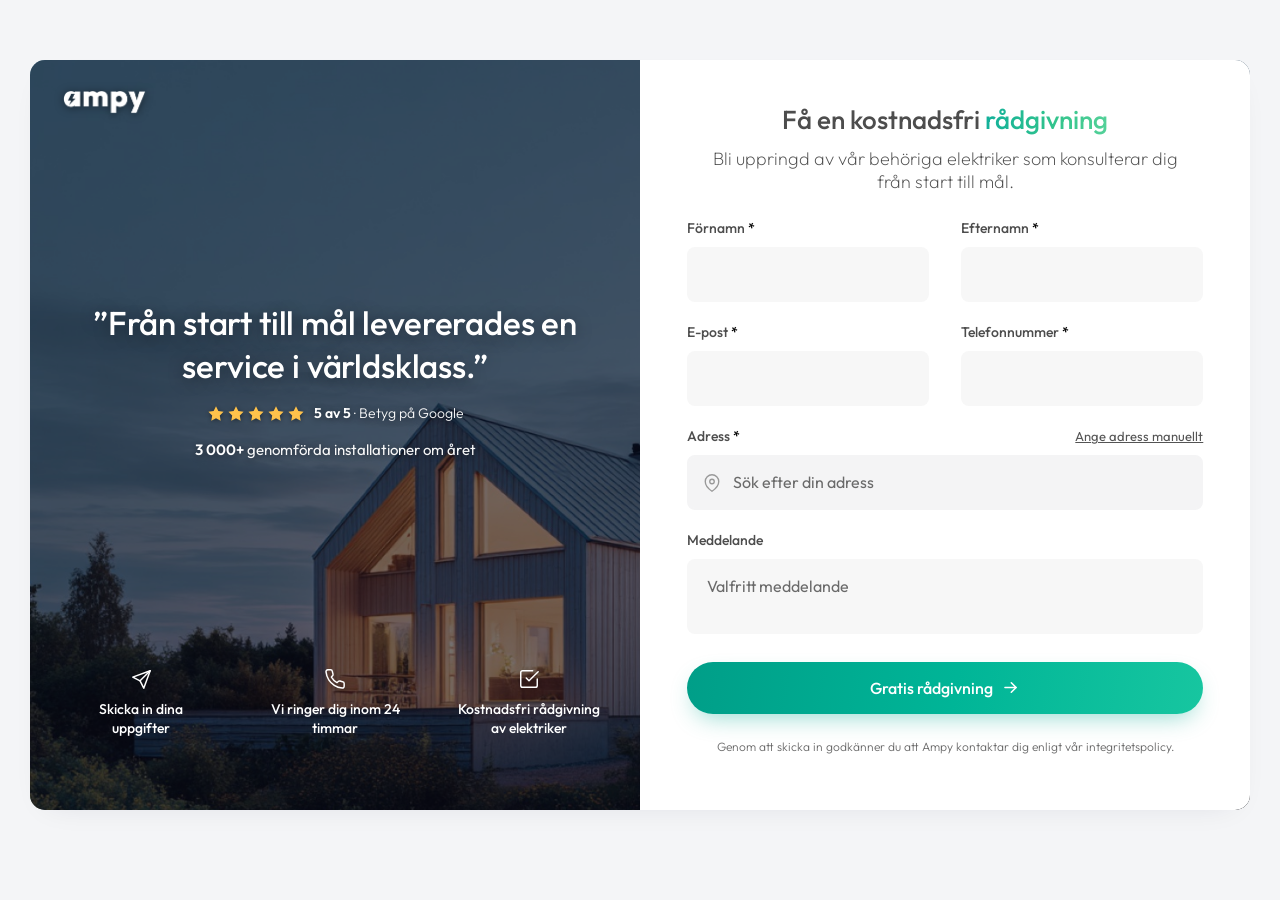
<file: index.html>
<!DOCTYPE html>
<html lang="sv">
<head>
<meta charset="UTF-8">
<meta name="viewport" content="width=device-width, initial-scale=1.0">
<title>Ampy — Få en kostnadsfri rådgivning (offert-form redesign)</title>
<meta name="description" content="Ampy offert-form redesign — trust-panel vänster, formulär höger. Byggd på Ampy-tokens, candour-gated.">
<!-- Prototype only: production self-hosts Outfit (no Google Fonts request). -->
<link rel="preconnect" href="https://fonts.googleapis.com">
<link rel="preconnect" href="https://fonts.gstatic.com" crossorigin>
<link href="https://fonts.googleapis.com/css2?family=Outfit:wght@200;300;400;500;600;700;800&display=swap" rel="stylesheet">
<link rel="stylesheet" href="css/styles.css">
</head>
<body>

<section class="mf-section">
  <div class="mf-card" role="region" aria-label="Kontakta Ampy för kostnadsfri rådgivning">

    <!-- Full-bleed photo background (Ampy's own) — behind everything.
         Desktop: the white form pane covers the right half. Mobile: the whole
         card sits on it and the form floats as a card (Svea's mechanism). -->
    <img class="mf-cardbg" src="assets/form-photo.jpg" alt="" aria-hidden="true">
    <span class="mf-cardov" aria-hidden="true"></span>

    <!-- LEFT (desktop) / TOP content (mobile) — transparent, over the photo -->
    <aside class="mf-photo">
      <div class="mf-photo__logo">
        <img class="mf-photo__logoimg" src="assets/ampy-logo-white.png" alt="Ampy">
      </div>

      <!-- Info block — centered in the upper region (testimonial the focus) -->
      <div class="mf-photo__body">
        <blockquote class="mf-photo__quote">&rdquo;Från start till mål levererades en service i världsklass.&rdquo;</blockquote>

        <a class="mf-photo__rating" href="{acf_google_business_profile_url}" aria-label="Ampys betyg på Google: 5 av 5">
          <span class="mf-photo__stars" role="img" aria-label="5 av 5 stjärnor">
            <svg viewBox="0 0 20 20" fill="currentColor" aria-hidden="true"><path d="M10 1.5l2.6 5.27 5.82.85-4.21 4.1.99 5.79L10 14.77 4.8 17.5l.99-5.79L1.58 7.62l5.82-.85z"/></svg>
            <svg viewBox="0 0 20 20" fill="currentColor" aria-hidden="true"><path d="M10 1.5l2.6 5.27 5.82.85-4.21 4.1.99 5.79L10 14.77 4.8 17.5l.99-5.79L1.58 7.62l5.82-.85z"/></svg>
            <svg viewBox="0 0 20 20" fill="currentColor" aria-hidden="true"><path d="M10 1.5l2.6 5.27 5.82.85-4.21 4.1.99 5.79L10 14.77 4.8 17.5l.99-5.79L1.58 7.62l5.82-.85z"/></svg>
            <svg viewBox="0 0 20 20" fill="currentColor" aria-hidden="true"><path d="M10 1.5l2.6 5.27 5.82.85-4.21 4.1.99 5.79L10 14.77 4.8 17.5l.99-5.79L1.58 7.62l5.82-.85z"/></svg>
            <svg viewBox="0 0 20 20" fill="currentColor" aria-hidden="true"><path d="M10 1.5l2.6 5.27 5.82.85-4.21 4.1.99 5.79L10 14.77 4.8 17.5l.99-5.79L1.58 7.62l5.82-.85z"/></svg>
          </span>
          <span class="mf-photo__rating-txt"><strong>5 av 5</strong> &middot; Betyg på Google</span>
        </a>

        <p class="mf-photo__vol"><strong>3&nbsp;000+</strong> genomförda installationer om året</p>
      </div>

      <!-- "Vad händer sen" — 3 steps, pinned near the bottom (desktop only) -->
      <ul class="mf-photo__steps mf-photo__steps--desktop">
        <li class="mf-photo__step">
          <svg viewBox="0 0 24 24" fill="none" stroke="currentColor" stroke-width="1.6" stroke-linecap="round" stroke-linejoin="round"><path d="M22 3 11 14"/><path d="M22 3l-7 19-4-8-8-4z"/></svg>
          <span>Skicka in dina<br>uppgifter</span>
        </li>
        <li class="mf-photo__step">
          <svg viewBox="0 0 24 24" fill="none" stroke="currentColor" stroke-width="1.6" stroke-linecap="round" stroke-linejoin="round"><path d="M22 16.9v3a2 2 0 0 1-2.2 2 19.8 19.8 0 0 1-8.6-3 19.5 19.5 0 0 1-6-6 19.8 19.8 0 0 1-3-8.6A2 2 0 0 1 4.1 2h3a2 2 0 0 1 2 1.7c.1.9.4 1.8.7 2.7a2 2 0 0 1-.5 2.1L8.1 9.9a16 16 0 0 0 6 6l1.4-1.2a2 2 0 0 1 2.1-.5c.9.3 1.8.6 2.7.7a2 2 0 0 1 1.7 2z"/></svg>
          <span>Vi ringer dig inom 24<br>timmar</span>
        </li>
        <li class="mf-photo__step">
          <svg viewBox="0 0 24 24" fill="none" stroke="currentColor" stroke-width="1.6" stroke-linecap="round" stroke-linejoin="round"><path d="M9 11l3 3L22 4"/><path d="M21 12v7a2 2 0 0 1-2 2H5a2 2 0 0 1-2-2V5a2 2 0 0 1 2-2h11"/></svg>
          <span>Kostnadsfri rådgivning<br>av elektriker</span>
        </li>
      </ul>
    </aside>

    <!-- ============================================================= -->
    <!-- RIGHT — the form pane (white)                                 -->
    <!-- ============================================================= -->
    <div class="mf-form-pane">
      <header class="mf-head">
        <h2 class="mf-head__h">Få en kostnadsfri <span class="grad">rådgivning</span></h2>
        <p class="mf-head__p">Bli uppringd av vår behöriga elektriker som konsulterar dig <br class="mf-br-desk">från start till mål.</p>
      </header>

      <form class="mf-form" id="mfForm" novalidate>
        <!-- hidden mapping fields for the webhook -->
        <input type="hidden" name="form_type" value="Kontakt">
        <!-- honeypot (bots fill it; humans never see it). Server MUST also enforce. -->
        <div class="mf-hp-wrap" aria-hidden="true">
          <label>Lämna tomt<input id="mf_hp" name="company_url" type="text" tabindex="-1" autocomplete="off"></label>
        </div>

        <!-- 1. Förnamn | Efternamn -->
        <div class="mf-field mf-field--half" data-validate="forenamn">
          <label class="mf-label" for="mf_forenamn">Förnamn <span class="mf-req">*</span></label>
          <input class="mf-input" id="mf_forenamn" name="forenamn" type="text" autocomplete="given-name" required>
          <span class="mf-feedback"><svg viewBox="0 0 24 24" fill="none" stroke="currentColor" stroke-width="2.4" stroke-linecap="round"><path d="M12 8v5"/><path d="M12 16h.01"/></svg><span>Fyll i ditt förnamn.</span></span>
        </div>
        <div class="mf-field mf-field--half" data-validate="efternamn">
          <label class="mf-label" for="mf_efternamn">Efternamn <span class="mf-req">*</span></label>
          <input class="mf-input" id="mf_efternamn" name="efternamn" type="text" autocomplete="family-name" required>
          <span class="mf-feedback"><svg viewBox="0 0 24 24" fill="none" stroke="currentColor" stroke-width="2.4" stroke-linecap="round"><path d="M12 8v5"/><path d="M12 16h.01"/></svg><span>Fyll i ditt efternamn.</span></span>
        </div>

        <!-- 2. E-post | Telefonnummer -->
        <div class="mf-field mf-field--half" data-validate="email">
          <label class="mf-label" for="mf_email">E-post <span class="mf-req">*</span></label>
          <input class="mf-input" id="mf_email" name="email" type="email" autocomplete="email" required>
          <span class="mf-feedback"><svg viewBox="0 0 24 24" fill="none" stroke="currentColor" stroke-width="2.4" stroke-linecap="round"><path d="M12 8v5"/><path d="M12 16h.01"/></svg><span>Dubbelkolla e-postadressen &ndash; något ser fel ut.</span></span>
        </div>
        <div class="mf-field mf-field--half" data-validate="phone">
          <label class="mf-label" for="mf_telefon">Telefonnummer <span class="mf-req">*</span></label>
          <input class="mf-input" id="mf_telefon" name="telefon" type="tel" autocomplete="tel" required>
          <span class="mf-feedback"><svg viewBox="0 0 24 24" fill="none" stroke="currentColor" stroke-width="2.4" stroke-linecap="round"><path d="M12 8v5"/><path d="M12 16h.01"/></svg><span>Vi behöver ett nummer att ringa dig på.</span></span>
        </div>

        <!-- 4. Adress — autocomplete (mock) + manuellt fallback -->
        <div class="mf-field mf-field--full mf-addr" data-validate="address">
          <div class="mf-addr__label-row">
            <label class="mf-label" for="mf_adress_sok">Adress <span class="mf-req">*</span></label>
            <button type="button" class="mf-addr__manual" id="mfAddrManual" aria-expanded="false" aria-controls="mfManualFields">Ange adress manuellt</button>
          </div>
          <div class="mf-addr__input-wrap">
            <svg class="mf-addr-icon" viewBox="0 0 24 24" fill="none" stroke="currentColor" stroke-width="1.8" stroke-linecap="round" stroke-linejoin="round" aria-hidden="true"><path d="M21 10c0 7-9 13-9 13s-9-6-9-13a9 9 0 0 1 18 0z"/><circle cx="12" cy="10" r="3"/></svg>
            <input class="mf-input" id="mf_adress_sok" name="adress_sok" type="text" placeholder="Sök efter din adress" autocomplete="off" role="combobox" aria-autocomplete="list" aria-expanded="false" aria-controls="mfAddrList">
            <div class="mf-addr__list" id="mfAddrList" role="listbox" aria-label="Adressförslag"></div>
          </div>
          <span class="mf-feedback"><span>Fyll i din adress.</span></span>
        </div>

        <!-- manual address fields (revealed by "Ange adress manuellt") -->
        <div class="mf-manual-fields" id="mfManualFields">
          <div class="mf-field" style="grid-column: 1 / -1;">
            <label class="mf-label" for="mf_adress">Gatuadress</label>
            <input class="mf-input" id="mf_adress" name="adress" type="text" autocomplete="street-address">
          </div>
          <div class="mf-field">
            <label class="mf-label" for="mf_postnummer">Postnummer</label>
            <input class="mf-input" id="mf_postnummer" name="postnummer" type="text" inputmode="numeric" autocomplete="postal-code">
          </div>
          <div class="mf-field">
            <label class="mf-label" for="mf_ort">Stad</label>
            <input class="mf-input" id="mf_ort" name="ort" type="text" autocomplete="address-level2">
          </div>
        </div>

        <!-- 4. Meddelande (Svea's "produkter"-slot → free text, per owner) -->
        <div class="mf-field mf-field--full">
          <label class="mf-label" for="mf_meddelande">Meddelande</label>
          <textarea class="mf-textarea" id="mf_meddelande" name="meddelande" placeholder="Valfritt meddelande"></textarea>
        </div>

        <div class="mf-actions">
          <button type="submit" class="mf-submit" id="mfSubmit">
            <span class="mf-submit__spin" aria-hidden="true"></span>
            <span class="mf-submit__label">Gratis rådgivning</span>
            <svg viewBox="0 0 24 24" fill="none" stroke="currentColor" stroke-width="2" stroke-linecap="round" stroke-linejoin="round" aria-hidden="true"><path d="M5 12h14"/><path d="m13 6 6 6-6 6"/></svg>
          </button>
        </div>

        <p class="mf-error" id="mfError" role="alert" tabindex="-1">
          Något gick fel när formuläret skulle skickas. Försök igen, eller ring oss på <strong>010&ndash;265 79 79</strong>.
        </p>

        <p class="mf-consent">
          Genom att skicka in godkänner du att Ampy kontaktar dig enligt vår
          <a href="/integritetspolicy/">integritetspolicy</a>.
        </p>
      </form>

      <!-- In-place success (no redirect) -->
      <div class="mf-success" id="mfSuccess" role="status" aria-live="polite" tabindex="-1">
        <div class="mf-success__ico" aria-hidden="true">
          <svg viewBox="0 0 24 24" fill="none" stroke="currentColor" stroke-width="2" stroke-linecap="round" stroke-linejoin="round"><path d="M20 6 9 17l-5-5"/></svg>
        </div>
        <h3 class="mf-success__h">Tack &ndash; vi har fått din förfrågan</h3>
        <p class="mf-success__p">En elektriker hör av sig och går igenom ditt behov. Ingen kostnad, inget köpkrav.</p>
        <span class="mf-success__meta">Vill du prata direkt? Ring <strong>010&ndash;265 79 79</strong>.</span>
      </div>
    </div>

    <!-- Mobile-only: volume proof under the form, then the 3 steps (over the photo) -->
    <p class="mf-vol--mobile"><strong>3&nbsp;000+</strong> genomförda installationer om året</p>
    <ul class="mf-photo__steps mf-photo__steps--mobile">
      <li class="mf-photo__step">
        <svg viewBox="0 0 24 24" fill="none" stroke="currentColor" stroke-width="1.6" stroke-linecap="round" stroke-linejoin="round"><path d="M22 3 11 14"/><path d="M22 3l-7 19-4-8-8-4z"/></svg>
        <span>Skicka in dina uppgifter</span>
      </li>
      <li class="mf-photo__step">
        <svg viewBox="0 0 24 24" fill="none" stroke="currentColor" stroke-width="1.6" stroke-linecap="round" stroke-linejoin="round"><path d="M22 16.9v3a2 2 0 0 1-2.2 2 19.8 19.8 0 0 1-8.6-3 19.5 19.5 0 0 1-6-6 19.8 19.8 0 0 1-3-8.6A2 2 0 0 1 4.1 2h3a2 2 0 0 1 2 1.7c.1.9.4 1.8.7 2.7a2 2 0 0 1-.5 2.1L8.1 9.9a16 16 0 0 0 6 6l1.4-1.2a2 2 0 0 1 2.1-.5c.9.3 1.8.6 2.7.7a2 2 0 0 1 1.7 2z"/></svg>
        <span>Vi ringer dig inom 24 timmar</span>
      </li>
      <li class="mf-photo__step">
        <svg viewBox="0 0 24 24" fill="none" stroke="currentColor" stroke-width="1.6" stroke-linecap="round" stroke-linejoin="round"><path d="M9 11l3 3L22 4"/><path d="M21 12v7a2 2 0 0 1-2 2H5a2 2 0 0 1-2-2V5a2 2 0 0 1 2-2h11"/></svg>
        <span>Kostnadsfri rådgivning av elektriker</span>
      </li>
    </ul>

  </div>
</section>

<script src="js/app.js"></script>
</body>
</html>
</file>
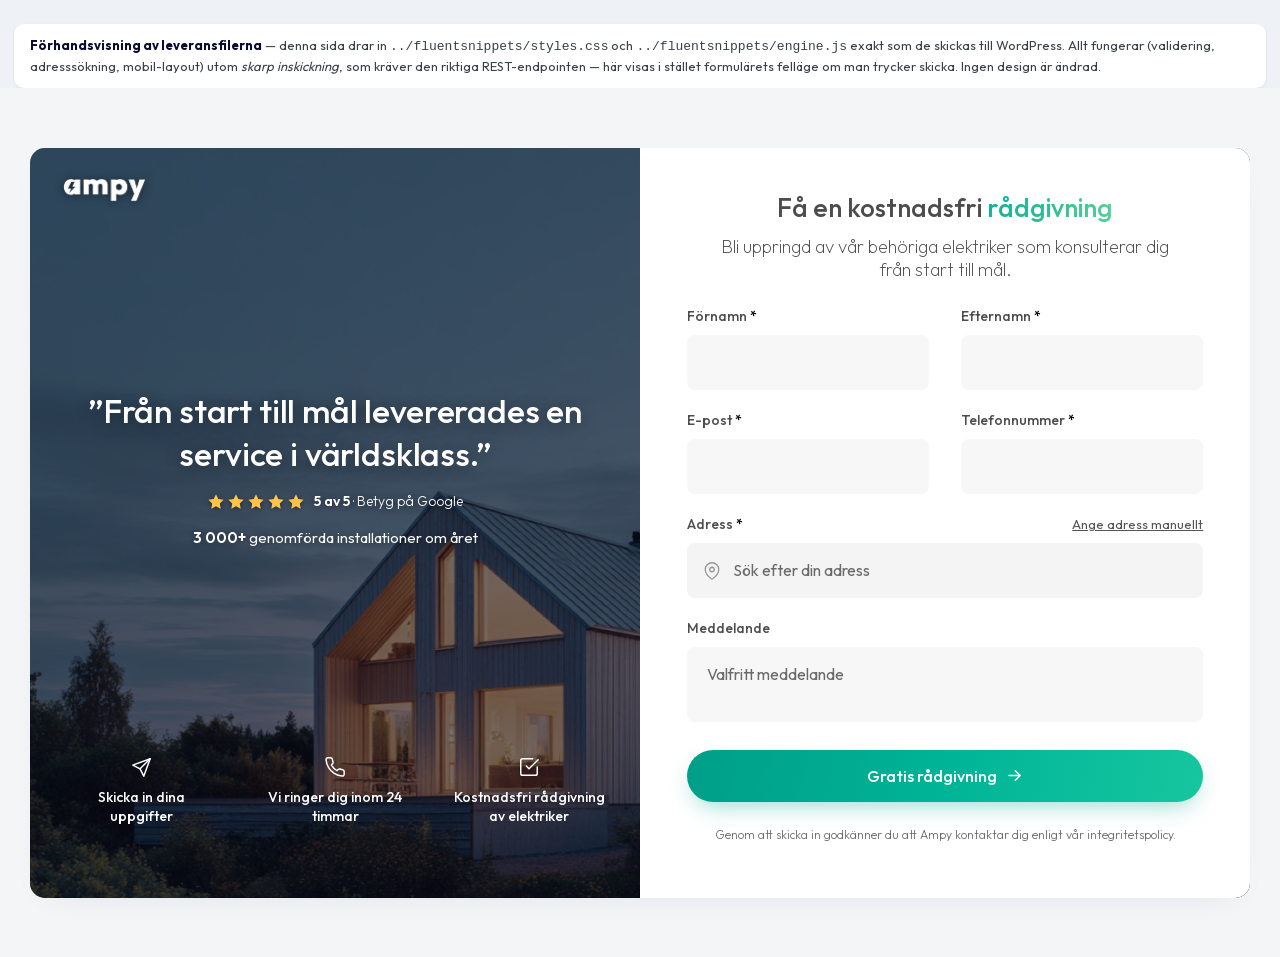
<file: delivery/preview/index.html>
<!doctype html>
<html lang="sv">
<head>
<meta charset="utf-8">
<meta name="viewport" content="width=device-width, initial-scale=1">
<title>Ampy Kontaktformulär — leveransförhandsvisning (FluentSnippets dist)</title>

<!-- ============================================================= -->
<!-- THE SHIPPING STYLESHEET, referenced 1:1 (no copy, no edits).   -->
<!-- This is the exact file Chris pastes into the CSS snippet.      -->
<!-- ============================================================= -->
<link rel="stylesheet" href="../fluentsnippets/styles.css">

<!-- Preview-only @font-face: the shipping styles.css points Outfit at
     /wp-content/uploads/ampy-fonts/… (correct on WordPress, 404 here).
     This overlay re-declares the SAME family from the staged woff2 by a
     relative path so the preview renders in real Outfit. It ships with
     nothing — it exists only so this static page looks like production. -->
<style>
  @font-face{
    font-family:"Outfit"; font-style:normal; font-weight:200 800; font-display:swap;
    src:url("../fluentsnippets/fonts/Outfit-latin.woff2") format("woff2");
    unicode-range:U+0000-00FF,U+0131,U+0152-0153,U+02BB-02BC,U+02C6,U+02DA,U+02DC,U+0304,U+0308,U+0329,U+2000-206F,U+2074,U+20AC,U+2122,U+2191,U+2193,U+2212,U+2215,U+FEFF,U+FFFD;
  }
  @font-face{
    font-family:"Outfit"; font-style:normal; font-weight:200 800; font-display:swap;
    src:url("../fluentsnippets/fonts/Outfit-latin-ext.woff2") format("woff2");
    unicode-range:U+0100-024F,U+0259,U+1E00-1EFF,U+2020,U+20A0-20AB,U+20AD-20CF,U+2113,U+2C60-2C7F,U+A720-A7FF;
  }
  /* Neutral page frame so the wrapper's own styling is what you judge. */
  html,body{margin:0;background:#eef1f5;}
  .preview-note{
    font-family:"Outfit",system-ui,sans-serif; max-width:1220px; margin:24px auto 0;
    padding:12px 16px; border-radius:10px; background:#fff; color:#3a3f4a;
    font-size:13px; line-height:1.5; box-shadow:0 1px 3px rgba(9,11,50,.08);
  }
  .preview-note strong{color:#090b32;}
</style>
</head>
<body>

<p class="preview-note">
  <strong>Förhandsvisning av leveransfilerna</strong> — denna sida drar in
  <code>../fluentsnippets/styles.css</code> och <code>../fluentsnippets/engine.js</code>
  exakt som de skickas till WordPress. Allt fungerar (validering, adress­sökning, mobil-layout)
  utom <em>skarp inskickning</em>, som kräver den riktiga REST-endpointen — här visas i stället
  formulärets felläge om man trycker skicka. Ingen design är ändrad.
</p>

<!-- ============================================================= -->
<!-- SHORTCODE OUTPUT, resolved to static (no WordPress).           -->
<!--   $photo  → ../../assets/form-photo.jpg                        -->
<!--   $logo   → ../../assets/ampy-logo-white.png                   -->
<!--   $google → '' (no profile URL) → non-link .mf-photo__rating   -->
<!-- Byte-for-byte identical structure to backend.php's markup.     -->
<!-- ============================================================= -->
<div class="ampy-mf-outer">
<div class="ampy-mf" id="ampyMf" data-nonce="preview" data-booted="0">

<section class="mf-section">
  <div class="mf-card" role="region" aria-label="Kontakta Ampy för kostnadsfri rådgivning">

    <!-- Full-bleed photo background (Ampy's own) — behind everything. -->
    <img class="mf-cardbg" src="../../assets/form-photo.jpg" alt="" aria-hidden="true">
    <span class="mf-cardov" aria-hidden="true"></span>

    <!-- LEFT (desktop) / TOP content (mobile) — transparent, over the photo -->
    <aside class="mf-photo">
      <div class="mf-photo__logo">
        <img class="mf-photo__logoimg" src="../../assets/ampy-logo-white.png" alt="Ampy">
      </div>

      <!-- Info block — centered in the upper region (testimonial the focus) -->
      <div class="mf-photo__body">
        <blockquote class="mf-photo__quote">&rdquo;Från start till mål levererades en service i världsklass.&rdquo;</blockquote>

        <div class="mf-photo__rating" aria-label="Ampys betyg på Google: 5 av 5">
          <span class="mf-photo__stars" role="img" aria-label="5 av 5 stjärnor">
            <svg viewBox="0 0 20 20" fill="currentColor" aria-hidden="true"><path d="M10 1.5l2.6 5.27 5.82.85-4.21 4.1.99 5.79L10 14.77 4.8 17.5l.99-5.79L1.58 7.62l5.82-.85z"/></svg>
            <svg viewBox="0 0 20 20" fill="currentColor" aria-hidden="true"><path d="M10 1.5l2.6 5.27 5.82.85-4.21 4.1.99 5.79L10 14.77 4.8 17.5l.99-5.79L1.58 7.62l5.82-.85z"/></svg>
            <svg viewBox="0 0 20 20" fill="currentColor" aria-hidden="true"><path d="M10 1.5l2.6 5.27 5.82.85-4.21 4.1.99 5.79L10 14.77 4.8 17.5l.99-5.79L1.58 7.62l5.82-.85z"/></svg>
            <svg viewBox="0 0 20 20" fill="currentColor" aria-hidden="true"><path d="M10 1.5l2.6 5.27 5.82.85-4.21 4.1.99 5.79L10 14.77 4.8 17.5l.99-5.79L1.58 7.62l5.82-.85z"/></svg>
            <svg viewBox="0 0 20 20" fill="currentColor" aria-hidden="true"><path d="M10 1.5l2.6 5.27 5.82.85-4.21 4.1.99 5.79L10 14.77 4.8 17.5l.99-5.79L1.58 7.62l5.82-.85z"/></svg>
          </span>
          <span class="mf-photo__rating-txt"><strong>5 av 5</strong> &middot; Betyg på Google</span>
        </div>

        <p class="mf-photo__vol"><strong>3&nbsp;000+</strong> genomförda installationer om året</p>
      </div>

      <!-- "Vad händer sen" — 3 steps, pinned near the bottom (desktop only) -->
      <ul class="mf-photo__steps mf-photo__steps--desktop">
        <li class="mf-photo__step">
          <svg viewBox="0 0 24 24" fill="none" stroke="currentColor" stroke-width="1.6" stroke-linecap="round" stroke-linejoin="round"><path d="M22 3 11 14"/><path d="M22 3l-7 19-4-8-8-4z"/></svg>
          <span>Skicka in dina<br>uppgifter</span>
        </li>
        <li class="mf-photo__step">
          <svg viewBox="0 0 24 24" fill="none" stroke="currentColor" stroke-width="1.6" stroke-linecap="round" stroke-linejoin="round"><path d="M22 16.9v3a2 2 0 0 1-2.2 2 19.8 19.8 0 0 1-8.6-3 19.5 19.5 0 0 1-6-6 19.8 19.8 0 0 1-3-8.6A2 2 0 0 1 4.1 2h3a2 2 0 0 1 2 1.7c.1.9.4 1.8.7 2.7a2 2 0 0 1-.5 2.1L8.1 9.9a16 16 0 0 0 6 6l1.4-1.2a2 2 0 0 1 2.1-.5c.9.3 1.8.6 2.7.7a2 2 0 0 1 1.7 2z"/></svg>
          <span>Vi ringer dig inom 24<br>timmar</span>
        </li>
        <li class="mf-photo__step">
          <svg viewBox="0 0 24 24" fill="none" stroke="currentColor" stroke-width="1.6" stroke-linecap="round" stroke-linejoin="round"><path d="M9 11l3 3L22 4"/><path d="M21 12v7a2 2 0 0 1-2 2H5a2 2 0 0 1-2-2V5a2 2 0 0 1 2-2h11"/></svg>
          <span>Kostnadsfri rådgivning<br>av elektriker</span>
        </li>
      </ul>
    </aside>

    <!-- ============================================================= -->
    <!-- RIGHT — the form pane (white)                                 -->
    <!-- ============================================================= -->
    <div class="mf-form-pane">
      <header class="mf-head">
        <h2 class="mf-head__h">Få en kostnadsfri <span class="grad">rådgivning</span></h2>
        <p class="mf-head__p">Bli uppringd av vår behöriga elektriker som konsulterar dig <br class="mf-br-desk">från start till mål.</p>
      </header>

      <form class="mf-form" id="mfForm" novalidate>
        <input type="hidden" name="form_type" value="Kontakt">
        <input type="hidden" name="_ampy_mf_nonce" value="preview">
        <div class="mf-hp-wrap" aria-hidden="true">
          <label>Lämna tomt<input id="mf_hp" name="company_url" type="text" tabindex="-1" autocomplete="off"></label>
        </div>

        <div class="mf-field mf-field--half" data-validate="forenamn">
          <label class="mf-label" for="mf_forenamn">Förnamn <span class="mf-req">*</span></label>
          <input class="mf-input" id="mf_forenamn" name="forenamn" type="text" autocomplete="given-name" required>
          <span class="mf-feedback"><svg viewBox="0 0 24 24" fill="none" stroke="currentColor" stroke-width="2.4" stroke-linecap="round"><path d="M12 8v5"/><path d="M12 16h.01"/></svg><span>Fyll i ditt förnamn.</span></span>
        </div>
        <div class="mf-field mf-field--half" data-validate="efternamn">
          <label class="mf-label" for="mf_efternamn">Efternamn <span class="mf-req">*</span></label>
          <input class="mf-input" id="mf_efternamn" name="efternamn" type="text" autocomplete="family-name" required>
          <span class="mf-feedback"><svg viewBox="0 0 24 24" fill="none" stroke="currentColor" stroke-width="2.4" stroke-linecap="round"><path d="M12 8v5"/><path d="M12 16h.01"/></svg><span>Fyll i ditt efternamn.</span></span>
        </div>

        <div class="mf-field mf-field--half" data-validate="email">
          <label class="mf-label" for="mf_email">E-post <span class="mf-req">*</span></label>
          <input class="mf-input" id="mf_email" name="email" type="email" autocomplete="email" required>
          <span class="mf-feedback"><svg viewBox="0 0 24 24" fill="none" stroke="currentColor" stroke-width="2.4" stroke-linecap="round"><path d="M12 8v5"/><path d="M12 16h.01"/></svg><span>Dubbelkolla e-postadressen &ndash; något ser fel ut.</span></span>
        </div>
        <div class="mf-field mf-field--half" data-validate="phone">
          <label class="mf-label" for="mf_telefon">Telefonnummer <span class="mf-req">*</span></label>
          <input class="mf-input" id="mf_telefon" name="telefon" type="tel" autocomplete="tel" required>
          <span class="mf-feedback"><svg viewBox="0 0 24 24" fill="none" stroke="currentColor" stroke-width="2.4" stroke-linecap="round"><path d="M12 8v5"/><path d="M12 16h.01"/></svg><span>Vi behöver ett nummer att ringa dig på.</span></span>
        </div>

        <div class="mf-field mf-field--full mf-addr" data-validate="address">
          <div class="mf-addr__label-row">
            <label class="mf-label" for="mf_adress_sok">Adress <span class="mf-req">*</span></label>
            <button type="button" class="mf-addr__manual" id="mfAddrManual" aria-expanded="false" aria-controls="mfManualFields">Ange adress manuellt</button>
          </div>
          <div class="mf-addr__input-wrap">
            <svg class="mf-addr-icon" viewBox="0 0 24 24" fill="none" stroke="currentColor" stroke-width="1.8" stroke-linecap="round" stroke-linejoin="round" aria-hidden="true"><path d="M21 10c0 7-9 13-9 13s-9-6-9-13a9 9 0 0 1 18 0z"/><circle cx="12" cy="10" r="3"/></svg>
            <input class="mf-input" id="mf_adress_sok" name="adress_sok" type="text" placeholder="Sök efter din adress" autocomplete="off" role="combobox" aria-autocomplete="list" aria-expanded="false" aria-controls="mfAddrList">
            <div class="mf-addr__list" id="mfAddrList" role="listbox" aria-label="Adressförslag"></div>
          </div>
          <span class="mf-feedback"><span>Fyll i din adress.</span></span>
        </div>

        <div class="mf-manual-fields" id="mfManualFields">
          <div class="mf-field" style="grid-column: 1 / -1;">
            <label class="mf-label" for="mf_adress">Gatuadress</label>
            <input class="mf-input" id="mf_adress" name="adress" type="text" autocomplete="street-address">
          </div>
          <div class="mf-field">
            <label class="mf-label" for="mf_postnummer">Postnummer</label>
            <input class="mf-input" id="mf_postnummer" name="postnummer" type="text" inputmode="numeric" autocomplete="postal-code">
          </div>
          <div class="mf-field">
            <label class="mf-label" for="mf_ort">Stad</label>
            <input class="mf-input" id="mf_ort" name="ort" type="text" autocomplete="address-level2">
          </div>
        </div>

        <div class="mf-field mf-field--full">
          <label class="mf-label" for="mf_meddelande">Meddelande</label>
          <textarea class="mf-textarea" id="mf_meddelande" name="meddelande" placeholder="Valfritt meddelande"></textarea>
        </div>

        <div class="mf-actions">
          <button type="submit" class="mf-submit" id="mfSubmit">
            <span class="mf-submit__spin" aria-hidden="true"></span>
            <span class="mf-submit__label">Gratis rådgivning</span>
            <svg viewBox="0 0 24 24" fill="none" stroke="currentColor" stroke-width="2" stroke-linecap="round" stroke-linejoin="round" aria-hidden="true"><path d="M5 12h14"/><path d="m13 6 6 6-6 6"/></svg>
          </button>
        </div>

        <p class="mf-error" id="mfError" role="alert" tabindex="-1">
          Något gick fel när formuläret skulle skickas. Försök igen, eller ring oss på <strong>010&ndash;265 79 79</strong>.
        </p>

        <p class="mf-consent">
          Genom att skicka in godkänner du att Ampy kontaktar dig enligt vår
          <a href="/integritetspolicy/">integritetspolicy</a>.
        </p>
      </form>

      <div class="mf-success" id="mfSuccess" role="status" aria-live="polite" tabindex="-1">
        <div class="mf-success__ico" aria-hidden="true">
          <svg viewBox="0 0 24 24" fill="none" stroke="currentColor" stroke-width="2" stroke-linecap="round" stroke-linejoin="round"><path d="M20 6 9 17l-5-5"/></svg>
        </div>
        <h3 class="mf-success__h">Tack &ndash; vi har fått din förfrågan</h3>
        <p class="mf-success__p">En elektriker hör av sig och går igenom ditt behov. Ingen kostnad, inget köpkrav.</p>
        <span class="mf-success__meta">Vill du prata direkt? Ring <strong>010&ndash;265 79 79</strong>.</span>
      </div>
    </div>

    <!-- Mobile-only: volume proof under the form, then the 3 steps (over the photo) -->
    <p class="mf-vol--mobile"><strong>3&nbsp;000+</strong> genomförda installationer om året</p>
    <ul class="mf-photo__steps mf-photo__steps--mobile">
      <li class="mf-photo__step">
        <svg viewBox="0 0 24 24" fill="none" stroke="currentColor" stroke-width="1.6" stroke-linecap="round" stroke-linejoin="round"><path d="M22 3 11 14"/><path d="M22 3l-7 19-4-8-8-4z"/></svg>
        <span>Skicka in dina uppgifter</span>
      </li>
      <li class="mf-photo__step">
        <svg viewBox="0 0 24 24" fill="none" stroke="currentColor" stroke-width="1.6" stroke-linecap="round" stroke-linejoin="round"><path d="M22 16.9v3a2 2 0 0 1-2.2 2 19.8 19.8 0 0 1-8.6-3 19.5 19.5 0 0 1-6-6 19.8 19.8 0 0 1-3-8.6A2 2 0 0 1 4.1 2h3a2 2 0 0 1 2 1.7c.1.9.4 1.8.7 2.7a2 2 0 0 1-.5 2.1L8.1 9.9a16 16 0 0 0 6 6l1.4-1.2a2 2 0 0 1 2.1-.5c.9.3 1.8.6 2.7.7a2 2 0 0 1 1.7 2z"/></svg>
        <span>Vi ringer dig inom 24 timmar</span>
      </li>
      <li class="mf-photo__step">
        <svg viewBox="0 0 24 24" fill="none" stroke="currentColor" stroke-width="1.6" stroke-linecap="round" stroke-linejoin="round"><path d="M9 11l3 3L22 4"/><path d="M21 12v7a2 2 0 0 1-2 2H5a2 2 0 0 1-2-2V5a2 2 0 0 1 2-2h11"/></svg>
        <span>Kostnadsfri rådgivning av elektriker</span>
      </li>
    </ul>

  </div>
</section>

</div><!-- .ampy-mf -->
</div><!-- .ampy-mf-outer -->

<!-- Stub the WP-injected globals so engine.js boots exactly as on WordPress.
     endpoint is empty here → a real submit lands in the form's error state
     (honest: no phantom success without a delivered lead). -->
<script>window.AMPY_MF = { endpoint: "", nonce: "preview" };</script>

<!-- THE SHIPPING ENGINE, referenced 1:1 (no copy, no edits). -->
<script src="../fluentsnippets/engine.js"></script>
</body>
</html>
</file>
<file: css/styles.css>
/* ============================================================================
   Ampy — Main form. Container/layout/typography scale matched 1:1 to Svea Solar's
   fri-offert (measured from their emotion CSS by analysis agents), with Ampy's
   OWN photo, logo, copy, Google rating and teal. Svea's real font is a grotesque
   (beausiteClassic) → we use Outfit (owner-approved). No serif.
   Prototype: rem base = 62.5% (1rem = 10px).
   ============================================================================ */

:root {
  --ap-navy:        #090b32;
  --ap-teal:        #00a991;
  --ap-teal-bright: #1cc4af;
  --ap-green:       #39c281;
  --ap-mint:        #55ff9a;
  --ap-offwhite:    #f4f5f7;
  --ap-white:       #ffffff;

  /* Svea-matched neutrals */
  --field-bg:    #f7f7f7;   /* Svea input bg */
  --addr-bg:     #f4f4f5;   /* Svea address-combobox bg */
  --ink:         #171717;   /* Svea typed-text color */
  --ink-head:    #4d4d4d;   /* Svea heading/label/paragraph color */
  --ink-faint:   #8a90ac;
  --consent:     #6a6a6a;   /* Svea disclaimer color */
  --addr-link:   #545454;   /* Svea "ange adress manuellt" */
  --danger:      #e00000;   /* Svea input error */
  --ok:          #1f9d6b;

  --on-dark:       rgba(255,255,255,0.96);
  --on-dark-muted: rgba(255,255,255,0.82);
  --on-dark-line:  rgba(255,255,255,0.22);

  --font: "Outfit", system-ui, -apple-system, sans-serif;
  --w-light: 300; --w-reg: 400; --w-med: 500; --w-semi: 600; --w-bold: 700;

  --r-input: 0.8rem;   /* Svea 8px */
  --r-card:  1.5rem;   /* Svea 15px */
  --r-pill:  99rem;

  --fast: 200ms; --normal: 280ms;
  --ease: cubic-bezier(0.2, 0.6, 0.2, 1);
  --ease-out: cubic-bezier(0.16, 1, 0.3, 1);
}

* { box-sizing: border-box; }
html { font-size: 62.5%; -webkit-text-size-adjust: 100%; }
body {
  margin: 0; font-family: var(--font); font-size: 1.6rem; line-height: 1.5;
  color: var(--ink); background: var(--ap-offwhite);
  -webkit-font-smoothing: antialiased; text-rendering: optimizeLegibility;
}

/* ---- Section shell (Svea LayoutContainer: max-width 1220, padding 1rem) ---- */
.mf-section { display: flex; justify-content: center; padding: clamp(2.4rem, 1rem + 4vw, 6rem) clamp(1.2rem, 0.6rem + 2vw, 2.4rem); }

/* ---- Card (Svea MainContent: grid 1fr 1fr, radius 15px, gap 0, height auto) - */
.mf-card {
  position: relative;
  width: 100%; max-width: 122rem;
  display: grid; grid-template-columns: 1fr 1fr;
  border-radius: var(--r-card); overflow: hidden;
  box-shadow: 0 1rem 3rem -1.8rem rgba(15,18,60,0.12);   /* whisper — Svea itself is flat */
  opacity: 0;                                        /* opacity-only: transform on a rounded+overflow-hidden box flashes square corners on Safari */
  animation: mf-fade 0.5s var(--ease-out) forwards;
}
@keyframes mf-fade { to { opacity: 1; } }

/* ============================================================================
   LEFT — photo pane
   ============================================================================ */
/* card-level full-bleed photo (behind everything) + flat overlay (Svea) */
.mf-cardbg { position: absolute; inset: 0; z-index: 0; width: 100%; height: 100%; object-fit: cover; object-position: 50% 52%; }
.mf-cardov { position: absolute; inset: 0; z-index: 1; background: rgba(6,8,26,0.55); }

.mf-photo {
  position: relative; z-index: 2;                    /* over the card background */
  display: grid; grid-template-rows: 1fr auto;       /* info centered in 1fr, steps pinned to base row */
  justify-items: center; align-items: center;
  padding: 3.6rem 2.2rem 7.2rem;                      /* steps sit a bit higher */
  color: var(--on-dark); text-align: center;
}
/* mobile-only blocks — hidden on desktop */
.mf-photo__steps--mobile, .mf-vol--mobile { display: none; }  /* Svea: flat overlay, no gradient */

/* logo — absolute top-left corner (Svea: top 29 / left 26) */
.mf-photo__logo { position: absolute; top: 2.9rem; left: 2.9rem; z-index: 5; }
.mf-photo__logoimg { height: 2.6rem; width: auto; display: block; filter: drop-shadow(0 1px 4px rgba(0,0,0,0.5)); }

/* content block: CENTERED (position + text), sitting in the middle */
.mf-photo__body { position: relative; align-self: center; display: flex; flex-direction: column; align-items: center; text-align: center; gap: 1.5rem; max-width: 52rem; }

.mf-photo__quote {                                    /* centered, target 2 lines, a touch bigger than Svea */
  margin: 0; font-family: var(--font);
  font-size: clamp(2.6rem, 2rem + 1.5vw, 3.3rem);
  font-weight: var(--w-med); line-height: 1.3; letter-spacing: -0.005em;
  color: #fff; text-shadow: 0 2px 16px rgba(0,0,0,0.35); max-width: 34ch;
}

.mf-photo__rating { display: inline-flex; align-items: center; justify-content: center; gap: 0.9rem; text-decoration: none; }
.mf-photo__stars { display: inline-flex; gap: 0.2rem; color: #ffc24b; }
.mf-photo__stars svg { width: 1.8rem; height: 1.8rem; filter: drop-shadow(0 1px 2px rgba(0,0,0,0.4)); }
.mf-photo__rating-txt { font-size: 1.4rem; font-weight: var(--w-light); color: var(--on-dark); text-shadow: 0 1px 6px rgba(0,0,0,0.45); }
.mf-photo__rating-txt strong { font-weight: var(--w-semi); color: #fff; }
.mf-photo__rating:hover .mf-photo__rating-txt { text-decoration: underline; }

.mf-photo__vol { margin: 0; font-size: 1.5rem; font-weight: var(--w-reg); color: var(--on-dark); text-shadow: 0 1px 6px rgba(0,0,0,0.45); }
.mf-photo__vol strong { color: #fff; font-weight: var(--w-semi); }

/* 3-step row (Svea: horizontal 3-up, filled white icons ~20px, centered labels 14px/500, NO divider) */
.mf-photo__steps {
  list-style: none; margin: 0; padding: 0; width: 100%;
  align-self: end;                                   /* base row — pinned near the bottom */
  grid-template-columns: repeat(3, 1fr); gap: 1.6rem;
}
.mf-photo__steps--desktop { display: grid; }         /* desktop only */
.mf-photo__step { display: grid; justify-items: center; text-align: center; gap: 1rem; }
.mf-photo__step svg { width: 2.2rem; height: 2.2rem; color: #fff; filter: drop-shadow(0 1px 3px rgba(0,0,0,0.4)); }
.mf-photo__step span { font-size: 1.4rem; font-weight: var(--w-med); line-height: 1.35; color: #fff; max-width: none; }

/* ============================================================================
   RIGHT — form pane (Svea: bg #fff, top-aligned, padding ~64/48, header mb 32)
   ============================================================================ */
.mf-form-pane {
  position: relative; z-index: 2;                    /* opaque — covers the card bg (right half on desktop) */
  background: #fff; display: flex; flex-direction: column;
  padding: clamp(2.8rem, 1.6rem + 2.2vw, 4.2rem) clamp(2.8rem, 1.6rem + 2.4vw, 4.8rem);
}

.mf-head { text-align: center; display: flex; flex-direction: column; gap: 1rem; margin-bottom: 2.4rem; }
.mf-head__h {                                    /* Svea 24px + a touch bigger per owner */
  margin: 0; font-size: clamp(2.3rem, 2rem + 0.6vw, 2.6rem);
  font-weight: var(--w-med); line-height: 1.35; color: var(--ink-head);
}
.mf-head__h .grad {                              /* soft Ampy gradient on the last word */
  color: #12b09a;                                /* solid-teal fallback: stays visible if clip unsupported */
  background: linear-gradient(92deg, #12b09a 0%, #33c48c 58%, #55d199 100%);
}
@supports ((-webkit-background-clip: text) or (background-clip: text)) {
  .mf-head__h .grad {
    -webkit-background-clip: text; background-clip: text; -webkit-text-fill-color: transparent;
  }
}
.mf-head__p {                                    /* Svea: 16-18px / 200 / #4d4d4d / lh 1.27 */
  margin: 0; font-size: clamp(1.6rem, 1.5rem + 0.3vw, 1.8rem);
  font-weight: 200; line-height: 1.3; color: var(--ink-head);
  max-width: 56rem; margin-inline: auto;   /* wide enough that line 1 never drops to a 3rd line */
}
.mf-br-desk { display: inline; }

/* form grid — Svea: 2-col ≥400px container, gap 24px row / 32px col */
.mf-form { display: grid; grid-template-columns: 1fr 1fr; gap: 2rem 3.2rem; }
.mf-field { display: flex; flex-direction: column; gap: 0.8rem; }         /* Svea label→input gap 8px */
.mf-field--full { grid-column: 1 / -1; }

.mf-label { font-size: 1.4rem; font-weight: var(--w-med); color: var(--ink-head); }
.mf-req { color: #000; }   /* black, per owner */

.mf-input, .mf-textarea {
  width: 100%; font-family: var(--font); font-size: 1.6rem; color: var(--ink);
  background: var(--field-bg); border: 2px solid transparent; border-radius: var(--r-input);
  padding: 1.6rem 1.8rem; line-height: 1.2;                                /* Svea 16x18 */
  transition: border-color var(--fast) var(--ease); -webkit-appearance: none; appearance: none;
}
.mf-input::placeholder, .mf-textarea::placeholder { color: #6a6a6a; }   /* AA contrast on the grey field */
.mf-input:focus, .mf-textarea:focus { outline: none; border-color: var(--ap-teal); box-shadow: 0 0 0 3px rgba(0,169,145,0.30); }   /* visible focus cue ≥3:1 */
.mf-textarea { resize: none; min-height: 7rem; }   /* no user-resize handle */

.mf-input.is-valid, .mf-textarea.is-valid { border-color: rgba(31,157,107,0.5); }
.mf-input.is-invalid, .mf-textarea.is-invalid { border-color: var(--danger); }
.mf-feedback { font-size: 1.3rem; color: var(--danger); display: none; align-items: center; gap: 0.5rem; margin-top: 0.2rem; }
.mf-field.has-error .mf-feedback { display: flex; }
.mf-feedback svg { display: none; }   /* no exclamation icon, per owner */

/* ---- Address (Svea: bg #f4f4f5, manual-link top-right #545454 13px) --------- */
.mf-addr { position: relative; }
.mf-addr__label-row { display: flex; align-items: baseline; justify-content: space-between; gap: 1.2rem; }
.mf-addr__manual { font-size: 1.3rem; color: var(--addr-link); background: none; border: 0; padding: 0; cursor: pointer; text-decoration: underline; font-family: var(--font); }
.mf-addr__manual:hover { color: var(--ink-head); }
.mf-addr__input-wrap { position: relative; }
.mf-addr__input-wrap .mf-addr-icon { position: absolute; left: 1.6rem; top: 50%; transform: translateY(-50%); width: 1.8rem; height: 1.8rem; color: #999; pointer-events: none; }
.mf-addr__input-wrap .mf-input { padding-left: 4.4rem; background: var(--addr-bg); border-color: var(--addr-bg); }
.mf-addr__input-wrap .mf-input:focus { border-color: var(--ap-teal); background: #fff; box-shadow: 0 0 0 3px rgba(0,169,145,0.30); }
.mf-addr__list { position: absolute; z-index: 20; left: 0; right: 0; top: calc(100% + 0.6rem); background: #fff; border: 1px solid rgba(15,18,60,0.1); border-radius: var(--r-input); box-shadow: 0 2rem 4rem -1rem rgba(15,18,60,0.2); overflow: hidden; max-height: 26rem; overflow-y: auto; display: none; }
.mf-addr__list.show { display: block; }
.mf-addr__opt { display: flex; align-items: center; gap: 1rem; width: 100%; text-align: left; padding: 1.1rem 1.4rem; font-size: 1.5rem; color: var(--ink); background: none; border: 0; cursor: pointer; font-family: var(--font); border-bottom: 1px solid rgba(15,18,60,0.08); }
.mf-addr__opt:last-child { border-bottom: 0; }
.mf-addr__opt:hover, .mf-addr__opt.active { background: var(--field-bg); }
.mf-addr__opt svg { width: 1.6rem; height: 1.6rem; color: var(--ap-teal); flex: 0 0 auto; }
.mf-addr__opt mark { background: none; color: var(--ap-teal); font-weight: var(--w-semi); }
.mf-addr__opt small { color: #6a6a6a; }
/* manual-address box (Svea): a bordered container wrapping street / zip / city */
.mf-manual-fields { display: none; grid-column: 1 / -1; grid-template-columns: 1fr 1fr; gap: 1.6rem 2rem; }
.mf-manual-fields.show { display: grid; margin-top: 1rem; padding: 1.8rem; border: 1px solid rgba(15,18,60,0.14); border-radius: 1rem; }
.mf-addr__confirmed { display: none; align-items: center; gap: 0.7rem; margin-top: 0.6rem; font-size: 1.35rem; color: var(--ok); font-weight: var(--w-med); }
.mf-addr__confirmed.show { display: flex; }
.mf-addr__confirmed svg { width: 1.6rem; height: 1.6rem; }

/* ---- Submit (Svea: 100%, pill 99px, padding 16/32; Ampy teal gradient) ------ */
.mf-actions { grid-column: 1 / -1; margin-top: 0.8rem; }
.mf-submit {
  position: relative; width: 100%; display: inline-flex; align-items: center; justify-content: center;
  gap: 0.8rem; font-family: var(--font); font-size: 1.6rem; font-weight: var(--w-med);
  color: #fff; border: 0; border-radius: var(--r-pill); padding: 1.6rem 3.2rem; cursor: pointer;
  background: linear-gradient(100deg, #009e88 0%, #00b597 52%, #17c6a0 100%);
  box-shadow: 0 1rem 2.4rem -0.8rem rgba(0,169,145,0.45);
  transition: transform var(--fast) var(--ease), filter var(--fast) var(--ease);
}
.mf-submit:hover { filter: brightness(1.06); transform: translateY(-1px); }
.mf-submit:active { transform: translateY(0); }
.mf-submit svg { width: 1.9rem; height: 1.9rem; transition: transform var(--fast) var(--ease); }
.mf-submit:hover svg { transform: translateX(4px); }
.mf-submit[disabled] { opacity: 0.7; cursor: default; transform: none; }
.mf-submit.is-loading .mf-submit__label, .mf-submit.is-loading svg { visibility: hidden; }
.mf-submit__spin { display: none; position: absolute; width: 2rem; height: 2rem; border: 2.5px solid rgba(255,255,255,0.4); border-top-color: #fff; border-radius: 50%; animation: mf-spin 0.7s linear infinite; }
.mf-submit.is-loading .mf-submit__spin { display: block; }
@keyframes mf-spin { to { transform: rotate(360deg); } }

.mf-consent { grid-column: 1 / -1; text-align: center; font-size: 1.2rem; font-weight: var(--w-light); color: var(--consent); line-height: 1.5; margin-top: 0.4rem; }   /* tight to the CTA */
.mf-consent a { color: var(--consent); text-decoration: none; }
.mf-consent a:hover { text-decoration: underline; }

/* honeypot — off-screen, never shown to humans */
.mf-hp-wrap { position: absolute; left: -9999px; top: auto; width: 1px; height: 1px; overflow: hidden; }

/* webhook-failure error state (production only; prototype tolerates CORS) */
.mf-error { grid-column: 1 / -1; display: none; text-align: center; font-size: 1.35rem; color: var(--danger);
  background: rgba(209,73,91,0.08); border: 1px solid rgba(209,73,91,0.25); border-radius: var(--r-input); padding: 1.1rem 1.4rem; margin-top: 1rem; }
.mf-error.show { display: block; }
.mf-error strong { font-weight: var(--w-semi); }

/* address dropdown note (fetch error / no results) */
.mf-addr__note { padding: 1.2rem 1.4rem; font-size: 1.35rem; line-height: 1.4; color: var(--consent); }

/* ---- In-place success ------------------------------------------------------ */
.mf-form.is-hidden { display: none; }
.mf-success { display: none; flex-direction: column; align-items: center; text-align: center; gap: 1.6rem; padding: 4rem 0; margin: auto 0; }
.mf-success.show { display: flex; animation: mf-fade var(--normal) var(--ease-out) both; }
.mf-success__ico { width: 6.4rem; height: 6.4rem; border-radius: 50%; display: grid; place-items: center; background: rgba(57,194,129,0.12); color: var(--ap-green); }
.mf-success__ico svg { width: 3.2rem; height: 3.2rem; }
.mf-success__h { font-size: 2.2rem; font-weight: var(--w-semi); color: var(--ink-head); margin: 0; }
.mf-success__p { font-size: 1.6rem; color: var(--consent); max-width: 38rem; margin: 0; }
.mf-success__meta { font-size: 1.4rem; color: var(--consent); }   /* AA contrast for the phone line */

/* ============================================================================
   Responsive — Svea switches at 768px; below it stacks (photo banner → form)
   ============================================================================ */
@media (max-width: 768px) {
  /* Svea mobile: photo = full-bleed background edge-to-edge; form floats as a card; steps + proof below.
     No in-component logo (site header carries it in production). */
  .mf-section { padding: 0; }
  .mf-card { display: flex; flex-direction: column; border-radius: 0; box-shadow: none; }

  .mf-photo { display: block; padding: 4.4rem 2rem 3.6rem; text-align: center; }
  .mf-photo__logo { display: none; }
  .mf-photo__body { max-width: none; gap: 1.4rem; }
  .mf-photo__quote { font-size: clamp(2.4rem, 2rem + 2.4vw, 3rem); max-width: 15ch; }
  .mf-head__h { font-size: clamp(2rem, 1.8rem + 1vw, 2.3rem); }   /* even smaller on mobile */
  .mf-br-desk { display: none; }                                 /* keep the natural mobile wrap */
  .mf-photo__vol { display: none; }
  .mf-photo__steps--desktop { display: none; }
  .mf-vol--mobile { display: none; }                 /* hidden on mobile per owner */

  .mf-form-pane { margin: 0 1.6rem; border-radius: var(--r-card); padding: 2.8rem 2rem; }

  /* steps under the form, over the photo bottom */
  .mf-photo__steps--mobile {
    display: flex; flex-direction: column; gap: 2rem; align-self: stretch;   /* base align-self:end (desktop) would push it right in flex-column */
    position: relative; z-index: 2; width: auto; padding: 3.2rem 3.4rem 3.6rem;
  }
  .mf-photo__steps--mobile .mf-photo__step { display: flex; flex-direction: row; align-items: center; justify-content: flex-start; gap: 1.4rem; text-align: left; }
  .mf-photo__steps--mobile .mf-photo__step svg { width: 2rem; height: 2rem; flex: 0 0 auto; }
  .mf-photo__steps--mobile .mf-photo__step span { max-width: none; font-size: 1.5rem; }
}
@media (max-width: 460px) {
  .mf-form { grid-template-columns: 1fr; }
  .mf-field--half { grid-column: 1 / -1; }
  .mf-manual-fields { grid-template-columns: 1fr; }
}
/* wider phones / tablets: steps flip to 3-up (Svea ~400px container behaviour) */
@media (min-width: 461px) and (max-width: 768px) {
  .mf-photo__steps--mobile { flex-direction: row; justify-content: center; gap: 1.2rem; }
  .mf-photo__steps--mobile .mf-photo__step { flex: 1; flex-direction: column; align-items: center; justify-content: flex-start; text-align: center; gap: 1rem; }
  .mf-photo__steps--mobile .mf-photo__step span { max-width: 14ch; }
}

@media (prefers-reduced-motion: reduce) {
  *, *::before, *::after { animation-duration: 0.001ms !important; transition-duration: 0.001ms !important; }
  .mf-card { opacity: 1; transform: none; }
}
</file>
<file: delivery/fluentsnippets/styles.css>
/* ============================================================================
   Ampy — Main form · FluentSnippets delivery (FORMAT ONLY — never design).
   Packaged 1-to-1 from the approved reference (css/styles.css). Nothing here
   changes a pixel, weight, gradient, spacing value or word — only HOW it is
   packaged so it reproduces byte-for-byte inside WordPress (Bricks) on desktop
   AND mobile.

   Format transforms applied (all mechanical, zero visual change):
     • :root{} tokens → moved onto the wrapper .ampy-mf (isolated from theme vars)
     • html{font-size:62.5%} removed; EVERY rem → px at 1rem = 10px
     • global *{} / body{} resets → scoped to .ampy-mf
     • every remaining selector prefixed with .ampy-mf (the .mf-* names kept)
     • .mf-section (full-width centering wrapper) → folded into .ampy-mf
     • viewport @media layout blocks → @container ampy (same breakpoint px)
     • Outfit self-hosted via @font-face (no Google Fonts request)
   FluentSnippets placement: CSS Snippet · Frontend · wp_head.
   ============================================================================ */

/* ---- Self-hosted Outfit (variable font supplies weights 200–700; no faux-bold) */
@font-face{
  font-family:"Outfit"; font-style:normal; font-weight:200 800; font-display:swap;
  src:url("/wp-content/uploads/ampy-fonts/Outfit-latin.woff2") format("woff2");
  unicode-range:U+0000-00FF,U+0131,U+0152-0153,U+02BB-02BC,U+02C6,U+02DA,U+02DC,U+0304,U+0308,U+0329,U+2000-206F,U+2074,U+20AC,U+2122,U+2191,U+2193,U+2212,U+2215,U+FEFF,U+FFFD;
}
@font-face{
  font-family:"Outfit"; font-style:normal; font-weight:200 800; font-display:swap;
  src:url("/wp-content/uploads/ampy-fonts/Outfit-latin-ext.woff2") format("woff2");
  unicode-range:U+0100-024F,U+0259,U+1E00-1EFF,U+2020,U+20A0-20AB,U+20AD-20CF,U+2113,U+2C60-2C7F,U+A720-A7FF;
}

/* ---- Isolation boundary: enables @container on the outer wrapper ------------ */
.ampy-mf-outer{ container-type:inline-size; container-name:ampy; }

/* ---- Wrapper = tokens (was :root) + body typography + .mf-section centering -- */
.ampy-mf{
  --ap-navy:        #090b32;
  --ap-teal:        #00a991;
  --ap-teal-bright: #1cc4af;
  --ap-green:       #39c281;
  --ap-mint:        #55ff9a;
  --ap-offwhite:    #f4f5f7;
  --ap-white:       #ffffff;

  /* Svea-matched neutrals */
  --field-bg:    #f7f7f7;
  --addr-bg:     #f4f4f5;
  --ink:         #171717;
  --ink-head:    #4d4d4d;
  --ink-faint:   #8a90ac;
  --consent:     #6a6a6a;
  --addr-link:   #545454;
  --danger:      #e00000;
  --ok:          #1f9d6b;

  --on-dark:       rgba(255,255,255,0.96);
  --on-dark-muted: rgba(255,255,255,0.82);
  --on-dark-line:  rgba(255,255,255,0.22);

  --font: "Outfit", system-ui, -apple-system, sans-serif;
  --w-light: 300; --w-reg: 400; --w-med: 500; --w-semi: 600; --w-bold: 700;

  --r-input: 8px;    /* was 0.8rem */
  --r-card:  15px;   /* was 1.5rem */
  --r-pill:  990px;  /* was 99rem  */

  --fast: 200ms; --normal: 280ms;
  --ease: cubic-bezier(0.2, 0.6, 0.2, 1);
  --ease-out: cubic-bezier(0.16, 1, 0.3, 1);

  /* from body{} — font/color/line-height (global margin:0 dropped) */
  font-family: var(--font); font-size: 16px; line-height: 1.5;
  color: var(--ink); background: var(--ap-offwhite);
  -webkit-text-size-adjust: 100%;
  -webkit-font-smoothing: antialiased; text-rendering: optimizeLegibility;

  /* from .mf-section — the flex centering context */
  display: flex; justify-content: center;
  padding: clamp(24px, 10px + 4vw, 60px) clamp(12px, 6px + 2vw, 24px);
}

/* ---- Scoped resets (were global *{} ) -------------------------------------- */
.ampy-mf *, .ampy-mf *::before, .ampy-mf *::after { box-sizing: border-box; }

/* ---- Card (Svea MainContent: grid 1fr 1fr, radius 15px, gap 0, height auto) - */
.ampy-mf .mf-card {
  position: relative;
  width: 100%; max-width: 1220px;
  display: grid; grid-template-columns: 1fr 1fr;
  border-radius: var(--r-card); overflow: hidden;
  box-shadow: 0 10px 30px -18px rgba(15,18,60,0.12);   /* whisper — Svea itself is flat */
  opacity: 0;                                        /* opacity-only: transform on a rounded+overflow-hidden box flashes square corners on Safari */
  animation: mf-fade 0.5s var(--ease-out) forwards;
}
@keyframes mf-fade { to { opacity: 1; } }

/* ============================================================================
   LEFT — photo pane
   ============================================================================ */
.ampy-mf .mf-cardbg { position: absolute; inset: 0; z-index: 0; width: 100%; height: 100%; object-fit: cover; object-position: 50% 52%; }
.ampy-mf .mf-cardov { position: absolute; inset: 0; z-index: 1; background: rgba(6,8,26,0.55); }

.ampy-mf .mf-photo {
  position: relative; z-index: 2;
  display: grid; grid-template-rows: 1fr auto;
  justify-items: center; align-items: center;
  padding: 36px 22px 72px;
  color: var(--on-dark); text-align: center;
}
.ampy-mf .mf-photo__steps--mobile, .ampy-mf .mf-vol--mobile { display: none; }

.ampy-mf .mf-photo__logo { position: absolute; top: 29px; left: 29px; z-index: 5; }
.ampy-mf .mf-photo__logoimg { height: 26px; width: auto; display: block; filter: drop-shadow(0 1px 4px rgba(0,0,0,0.5)); }

.ampy-mf .mf-photo__body { position: relative; align-self: center; display: flex; flex-direction: column; align-items: center; text-align: center; gap: 15px; max-width: 520px; }

.ampy-mf .mf-photo__quote {
  margin: 0; font-family: var(--font);
  font-size: clamp(26px, 20px + 1.5vw, 33px);
  font-weight: var(--w-med); line-height: 1.3; letter-spacing: -0.005em;
  color: #fff; text-shadow: 0 2px 16px rgba(0,0,0,0.35); max-width: 34ch;
}

.ampy-mf .mf-photo__rating { display: inline-flex; align-items: center; justify-content: center; gap: 9px; text-decoration: none; }
.ampy-mf .mf-photo__stars { display: inline-flex; gap: 2px; color: #ffc24b; }
.ampy-mf .mf-photo__stars svg { width: 18px; height: 18px; filter: drop-shadow(0 1px 2px rgba(0,0,0,0.4)); }
.ampy-mf .mf-photo__rating-txt { font-size: 14px; font-weight: var(--w-light); color: var(--on-dark); text-shadow: 0 1px 6px rgba(0,0,0,0.45); }
.ampy-mf .mf-photo__rating-txt strong { font-weight: var(--w-semi); color: #fff; }
.ampy-mf .mf-photo__rating:hover .mf-photo__rating-txt { text-decoration: underline; }

.ampy-mf .mf-photo__vol { margin: 0; font-size: 15px; font-weight: var(--w-reg); color: var(--on-dark); text-shadow: 0 1px 6px rgba(0,0,0,0.45); }
.ampy-mf .mf-photo__vol strong { color: #fff; font-weight: var(--w-semi); }

.ampy-mf .mf-photo__steps {
  list-style: none; margin: 0; padding: 0; width: 100%;
  align-self: end;
  grid-template-columns: repeat(3, 1fr); gap: 16px;
}
.ampy-mf .mf-photo__steps--desktop { display: grid; }
.ampy-mf .mf-photo__step { display: grid; justify-items: center; text-align: center; gap: 10px; }
.ampy-mf .mf-photo__step svg { width: 22px; height: 22px; color: #fff; filter: drop-shadow(0 1px 3px rgba(0,0,0,0.4)); }
.ampy-mf .mf-photo__step span { font-size: 14px; font-weight: var(--w-med); line-height: 1.35; color: #fff; max-width: none; }

/* ============================================================================
   RIGHT — form pane (Svea: bg #fff, top-aligned, padding ~64/48, header mb 32)
   ============================================================================ */
.ampy-mf .mf-form-pane {
  position: relative; z-index: 2;
  background: #fff; display: flex; flex-direction: column;
  padding: clamp(28px, 16px + 2.2vw, 42px) clamp(28px, 16px + 2.4vw, 48px);
}

.ampy-mf .mf-head { text-align: center; display: flex; flex-direction: column; gap: 10px; margin-bottom: 24px; }
.ampy-mf .mf-head__h {
  margin: 0; font-size: clamp(23px, 20px + 0.6vw, 26px);
  font-weight: var(--w-med); line-height: 1.35; color: var(--ink-head);
}
.ampy-mf .mf-head__h .grad {
  color: #12b09a; /* solid-teal fallback: word stays visible if background-clip:text fails */
  background: linear-gradient(92deg, #12b09a 0%, #33c48c 58%, #55d199 100%);
}
@supports ((-webkit-background-clip: text) or (background-clip: text)) {
  .ampy-mf .mf-head__h .grad {
    -webkit-background-clip: text; background-clip: text; -webkit-text-fill-color: transparent;
  }
}
.ampy-mf .mf-head__p {
  margin: 0; font-size: clamp(16px, 15px + 0.3vw, 18px);
  font-weight: 200; line-height: 1.3; color: var(--ink-head);
  max-width: 560px; margin-inline: auto;
}
.ampy-mf .mf-br-desk { display: inline; }

/* form grid — Svea: 2-col ≥400px container, gap 24px row / 32px col */
.ampy-mf .mf-form { display: grid; grid-template-columns: 1fr 1fr; gap: 20px 32px; }
.ampy-mf .mf-field { display: flex; flex-direction: column; gap: 8px; }
.ampy-mf .mf-field--full { grid-column: 1 / -1; }

.ampy-mf .mf-label { font-size: 14px; font-weight: var(--w-med); color: var(--ink-head); }
.ampy-mf .mf-req { color: #000; }

.ampy-mf .mf-input, .ampy-mf .mf-textarea {
  width: 100%; font-family: var(--font); font-size: 16px; color: var(--ink);
  background: var(--field-bg); border: 2px solid transparent; border-radius: var(--r-input);
  padding: 16px 18px; line-height: 1.2;
  transition: border-color var(--fast) var(--ease); -webkit-appearance: none; appearance: none;
}
.ampy-mf .mf-input::placeholder, .ampy-mf .mf-textarea::placeholder { color: #6a6a6a; }
.ampy-mf .mf-input:focus, .ampy-mf .mf-textarea:focus { outline: none; border-color: var(--ap-teal); box-shadow: 0 0 0 3px rgba(0,169,145,0.30); }
.ampy-mf .mf-textarea { resize: none; min-height: 70px; }

.ampy-mf .mf-input.is-valid, .ampy-mf .mf-textarea.is-valid { border-color: rgba(31,157,107,0.5); }
.ampy-mf .mf-input.is-invalid, .ampy-mf .mf-textarea.is-invalid { border-color: var(--danger); }
.ampy-mf .mf-feedback { font-size: 13px; color: var(--danger); display: none; align-items: center; gap: 5px; margin-top: 2px; }
.ampy-mf .mf-field.has-error .mf-feedback { display: flex; }
.ampy-mf .mf-feedback svg { display: none; }

/* ---- Address (Svea: bg #f4f4f5, manual-link top-right #545454 13px) --------- */
.ampy-mf .mf-addr { position: relative; }
.ampy-mf .mf-addr__label-row { display: flex; align-items: baseline; justify-content: space-between; gap: 12px; }
.ampy-mf .mf-addr__manual { font-size: 13px; color: var(--addr-link); background: none; border: 0; padding: 0; cursor: pointer; text-decoration: underline; font-family: var(--font); }
.ampy-mf .mf-addr__manual:hover { color: var(--ink-head); }
.ampy-mf .mf-addr__input-wrap { position: relative; }
.ampy-mf .mf-addr__input-wrap .mf-addr-icon { position: absolute; left: 16px; top: 50%; transform: translateY(-50%); width: 18px; height: 18px; color: #999; pointer-events: none; }
.ampy-mf .mf-addr__input-wrap .mf-input { padding-left: 44px; background: var(--addr-bg); border-color: var(--addr-bg); }
.ampy-mf .mf-addr__input-wrap .mf-input:focus { border-color: var(--ap-teal); background: #fff; box-shadow: 0 0 0 3px rgba(0,169,145,0.30); }
.ampy-mf .mf-addr__list { position: absolute; z-index: 20; left: 0; right: 0; top: calc(100% + 6px); background: #fff; border: 1px solid rgba(15,18,60,0.1); border-radius: var(--r-input); box-shadow: 0 20px 40px -10px rgba(15,18,60,0.2); overflow: hidden; max-height: 260px; overflow-y: auto; display: none; }
.ampy-mf .mf-addr__list.show { display: block; }
.ampy-mf .mf-addr__opt { display: flex; align-items: center; gap: 10px; width: 100%; text-align: left; padding: 11px 14px; font-size: 15px; color: var(--ink); background: none; border: 0; cursor: pointer; font-family: var(--font); border-bottom: 1px solid rgba(15,18,60,0.08); }
.ampy-mf .mf-addr__opt:last-child { border-bottom: 0; }
.ampy-mf .mf-addr__opt:hover, .ampy-mf .mf-addr__opt.active { background: var(--field-bg); }
.ampy-mf .mf-addr__opt svg { width: 16px; height: 16px; color: var(--ap-teal); flex: 0 0 auto; }
.ampy-mf .mf-addr__opt mark { background: none; color: var(--ap-teal); font-weight: var(--w-semi); }
.ampy-mf .mf-addr__opt small { color: #6a6a6a; }
.ampy-mf .mf-manual-fields { display: none; grid-column: 1 / -1; grid-template-columns: 1fr 1fr; gap: 16px 20px; }
.ampy-mf .mf-manual-fields.show { display: grid; margin-top: 10px; padding: 18px; border: 1px solid rgba(15,18,60,0.14); border-radius: 10px; }
.ampy-mf .mf-addr__confirmed { display: none; align-items: center; gap: 7px; margin-top: 6px; font-size: 13.5px; color: var(--ok); font-weight: var(--w-med); }
.ampy-mf .mf-addr__confirmed.show { display: flex; }
.ampy-mf .mf-addr__confirmed svg { width: 16px; height: 16px; }

/* ---- Submit (Svea: 100%, pill 99px, padding 16/32; Ampy teal gradient) ------ */
.ampy-mf .mf-actions { grid-column: 1 / -1; margin-top: 8px; }
.ampy-mf .mf-submit {
  position: relative; width: 100%; display: inline-flex; align-items: center; justify-content: center;
  gap: 8px; font-family: var(--font); font-size: 16px; font-weight: var(--w-med);
  color: #fff; border: 0; border-radius: var(--r-pill); padding: 16px 32px; cursor: pointer;
  background: linear-gradient(100deg, #009e88 0%, #00b597 52%, #17c6a0 100%);
  box-shadow: 0 10px 24px -8px rgba(0,169,145,0.45);
  transition: transform var(--fast) var(--ease), filter var(--fast) var(--ease);
}
.ampy-mf .mf-submit:hover { filter: brightness(1.06); transform: translateY(-1px); }
.ampy-mf .mf-submit:active { transform: translateY(0); }
.ampy-mf .mf-submit svg { width: 19px; height: 19px; transition: transform var(--fast) var(--ease); }
.ampy-mf .mf-submit:hover svg { transform: translateX(4px); }
.ampy-mf .mf-submit[disabled] { opacity: 0.7; cursor: default; transform: none; }
.ampy-mf .mf-submit.is-loading .mf-submit__label, .ampy-mf .mf-submit.is-loading svg { visibility: hidden; }
.ampy-mf .mf-submit__spin { display: none; position: absolute; width: 20px; height: 20px; border: 2.5px solid rgba(255,255,255,0.4); border-top-color: #fff; border-radius: 50%; animation: mf-spin 0.7s linear infinite; }
.ampy-mf .mf-submit.is-loading .mf-submit__spin { display: block; }
@keyframes mf-spin { to { transform: rotate(360deg); } }

.ampy-mf .mf-consent { grid-column: 1 / -1; text-align: center; font-size: 12px; font-weight: var(--w-light); color: var(--consent); line-height: 1.5; margin-top: 4px; }
.ampy-mf .mf-consent a { color: var(--consent); text-decoration: none; }
.ampy-mf .mf-consent a:hover { text-decoration: underline; }

/* honeypot — off-screen, never shown to humans */
.ampy-mf .mf-hp-wrap { position: absolute; left: -9999px; top: auto; width: 1px; height: 1px; overflow: hidden; }

/* webhook-failure error state */
.ampy-mf .mf-error { grid-column: 1 / -1; display: none; text-align: center; font-size: 13.5px; color: var(--danger);
  background: rgba(209,73,91,0.08); border: 1px solid rgba(209,73,91,0.25); border-radius: var(--r-input); padding: 11px 14px; margin-top: 10px; }
.ampy-mf .mf-error.show { display: block; }
.ampy-mf .mf-error strong { font-weight: var(--w-semi); }

/* address dropdown note (fetch error / no results) */
.ampy-mf .mf-addr__note { padding: 12px 14px; font-size: 13.5px; line-height: 1.4; color: var(--consent); }

/* ---- In-place success ------------------------------------------------------ */
.ampy-mf .mf-form.is-hidden { display: none; }
.ampy-mf .mf-success { display: none; flex-direction: column; align-items: center; text-align: center; gap: 16px; padding: 40px 0; margin: auto 0; }
.ampy-mf .mf-success.show { display: flex; animation: mf-fade var(--normal) var(--ease-out) both; }
.ampy-mf .mf-success__ico { width: 64px; height: 64px; border-radius: 50%; display: grid; place-items: center; background: rgba(57,194,129,0.12); color: var(--ap-green); }
.ampy-mf .mf-success__ico svg { width: 32px; height: 32px; }
.ampy-mf .mf-success__h { font-size: 22px; font-weight: var(--w-semi); color: var(--ink-head); margin: 0; }
.ampy-mf .mf-success__p { font-size: 16px; color: var(--consent); max-width: 380px; margin: 0; }
.ampy-mf .mf-success__meta { font-size: 14px; color: var(--consent); }

/* ============================================================================
   Responsive — @container (was viewport @media). Same breakpoint px; the widget
   sizes off its OWN width, immune to Bricks column width / sidebars.
   ============================================================================ */
@container ampy (max-width: 768px) {
  /* .mf-section is now .ampy-mf itself */
  .ampy-mf { padding: 0; }
  .ampy-mf .mf-card { display: flex; flex-direction: column; border-radius: 0; box-shadow: none; }

  .ampy-mf .mf-photo { display: block; padding: 44px 20px 36px; text-align: center; }
  .ampy-mf .mf-photo__logo { display: none; }
  .ampy-mf .mf-photo__body { max-width: none; gap: 14px; }
  .ampy-mf .mf-photo__quote { font-size: clamp(24px, 20px + 2.4vw, 30px); max-width: 15ch; }
  .ampy-mf .mf-head__h { font-size: clamp(20px, 18px + 1vw, 23px); }
  .ampy-mf .mf-br-desk { display: none; }
  .ampy-mf .mf-photo__vol { display: none; }
  .ampy-mf .mf-photo__steps--desktop { display: none; }
  .ampy-mf .mf-vol--mobile { display: none; }

  .ampy-mf .mf-form-pane { margin: 0 16px; border-radius: var(--r-card); padding: 28px 20px; }

  .ampy-mf .mf-photo__steps--mobile {
    display: flex; flex-direction: column; gap: 20px; align-self: stretch;
    position: relative; z-index: 2; width: auto; padding: 32px 34px 36px;
  }
  .ampy-mf .mf-photo__steps--mobile .mf-photo__step { display: flex; flex-direction: row; align-items: center; justify-content: flex-start; gap: 14px; text-align: left; }
  .ampy-mf .mf-photo__steps--mobile .mf-photo__step svg { width: 20px; height: 20px; flex: 0 0 auto; }
  .ampy-mf .mf-photo__steps--mobile .mf-photo__step span { max-width: none; font-size: 15px; }
}
@container ampy (max-width: 460px) {
  .ampy-mf .mf-form { grid-template-columns: 1fr; }
  .ampy-mf .mf-field--half { grid-column: 1 / -1; }
  .ampy-mf .mf-manual-fields { grid-template-columns: 1fr; }
}
/* wider phones / tablets: steps flip to 3-up (Svea ~400px container behaviour) */
@container ampy (min-width: 461px) and (max-width: 768px) {
  .ampy-mf .mf-photo__steps--mobile { flex-direction: row; justify-content: center; gap: 12px; }
  .ampy-mf .mf-photo__steps--mobile .mf-photo__step { flex: 1; flex-direction: column; align-items: center; justify-content: flex-start; text-align: center; gap: 10px; }
  .ampy-mf .mf-photo__steps--mobile .mf-photo__step span { max-width: 14ch; }
}

@media (prefers-reduced-motion: reduce) {
  .ampy-mf *, .ampy-mf *::before, .ampy-mf *::after { animation-duration: 0.001ms !important; transition-duration: 0.001ms !important; }
  .ampy-mf .mf-card { opacity: 1; transform: none; }
}
</file>
